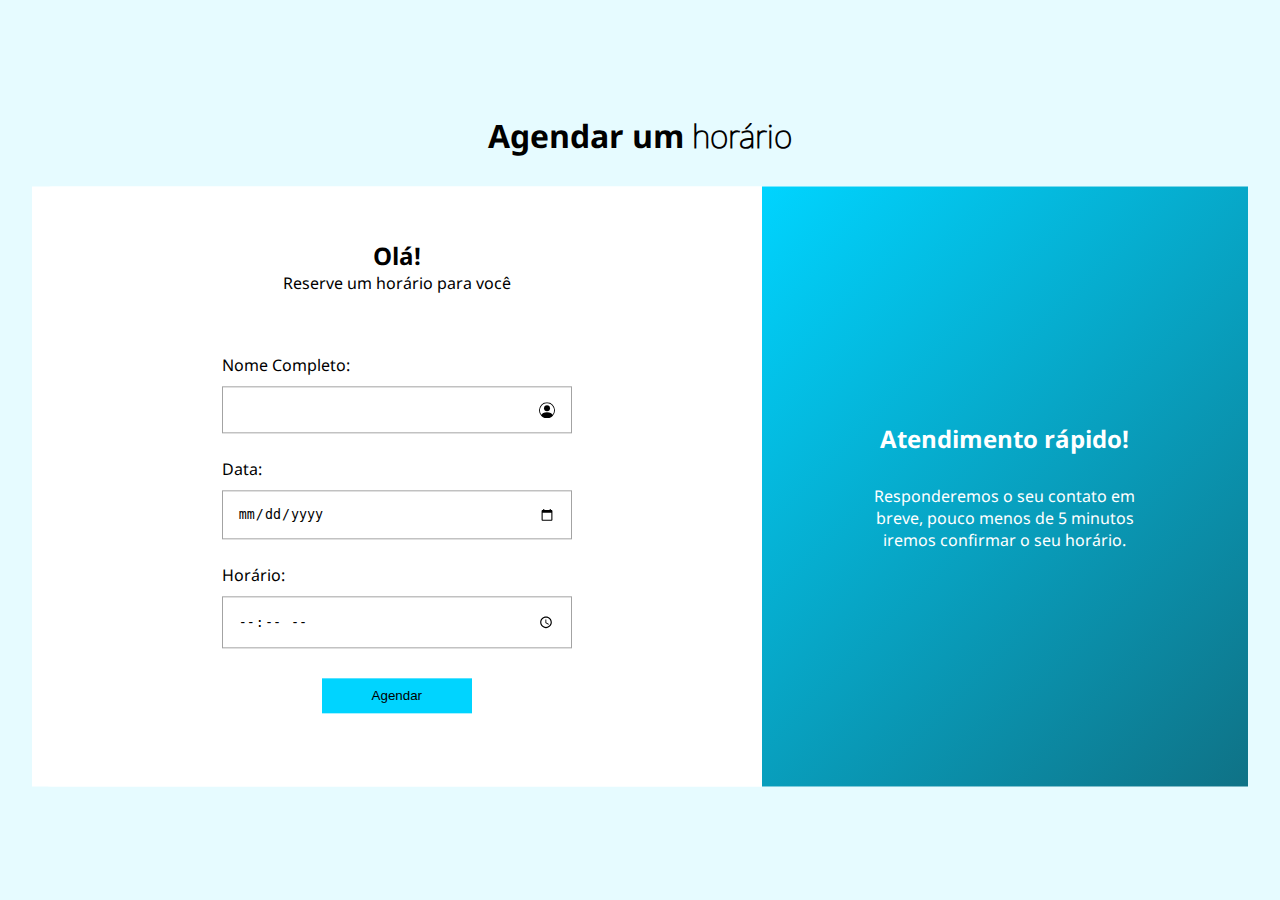
<file: index.html>
<!doctype html>
<html lang="pt-br">
<head>
    <meta charset="utf-8">
    <meta http-equiv="X-UA-Compatible" content="IE=edge">
    <meta name="viewport" content="width=device-width, initial-scale=1.0">
    <link rel="stylesheet" href="css/style.css">
    <script src="js/script.js"></script>
    <title>Agendamento WhatsApp</title>
</head>
<body>
    <section id="form-align">
        <h1>Agendar um <span>horário</span></h1>
        <section id="form-scheduling">
            <div id="form-field">
                <div>
                    <h2>Olá!</h2>
                    <p>Reserve um horário para você</p>
                    <div>
                        <label for="input-name">
                            <span>Nome Completo:</span>
                            <input id="input-name" type="text">
                        </label>
                        <label for="input-date">
                            <span>Data:</span>
                            <input id="input-date" type="date">
                        </label>
                        <label for="input-time">
                            <span>Horário:</span>
                            <input id="input-time" type="time">
                        </label>
                        <button id="btn-schedule" type="button">Agendar</button>
                    </div>
                </div>
            </div>
            <div id="form-about">
                <div>
                    <h2>Atendimento rápido!</h2>
                    <p>
                        Responderemos o seu contato em breve, pouco menos de
                        5 minutos iremos confirmar o seu horário.
                    </p>
                </div>
            </div>
        </section>
    </section>
</body>
</html>
</file>
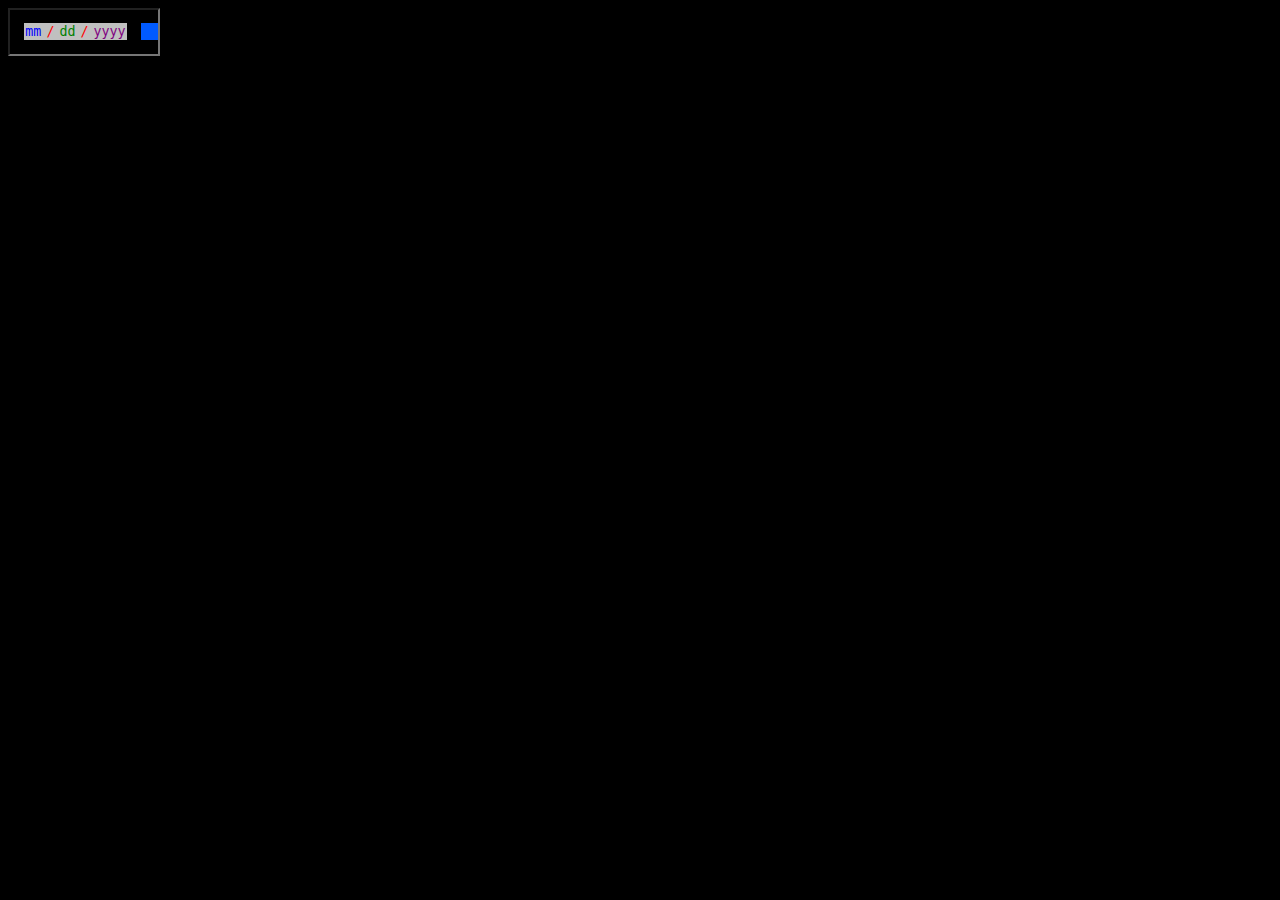
<file: example.html>
<body>
  <head>
    <style>
    body { background: black; }

    input[type="date"] { 
      background: transparent;
      color: white;
    }

    input[type="date"]::-webkit-calendar-picker-indicator {
      filter: invert(100%);
    }
      
      ::-webkit-datetime-edit { padding: 1em; }
::-webkit-datetime-edit-fields-wrapper { background: silver; }
::-webkit-datetime-edit-text { color: red; padding: 0 0.3em; }
::-webkit-datetime-edit-month-field { color: blue; }
::-webkit-datetime-edit-day-field { color: green; }
::-webkit-datetime-edit-year-field { color: purple; }
::-webkit-inner-spin-button { display: none; }
::-webkit-calendar-picker-indicator { background: orange; }
    </style>
  </head>
  <body>
     <input type="date" />
  </body>
</body>
</file>
<file: css/style.css>
* {
    margin: 0;
    padding: 0;
    box-sizing: border-box;
}

@font-face {
    font-family: NotoSans-Bold;
    src: url(../fonts/NotoSans-Bold.ttf);
}

@font-face {
    font-family: NotoSans-Regular;
    src: url(../fonts/NotoSans-Regular.ttf);
}

@font-face {
    font-family: NotoSans-Thin;
    src: url(../fonts/NotoSans-Thin.ttf);
}

html {
    font-size: 16px;
}

body {
    background: #e6fbff;
}

#form-align {
    width: 60%;
    position: absolute;
    left: 50%;
    top: 50%;
    transform: translate(-50%, -50%);
}

#form-align h1 {
    font-family: NotoSans-Bold;
    padding-bottom: 10px;
    margin-bottom: 20px;
    text-align: center;
    font-size: 2rem;
}

#form-align h1 span {
    font-family: NotoSans-Thin;
}

#form-scheduling {
    height: 600px;
    background: #ffffff;
    border-radius: 20px;
    display: flex;
}

#form-field {
    width: 60%;
    height: 100%;
    background: #ffffff;
    position: relative;
    font-family: NotoSans-Regular;
}

#form-field div:first-child {
    width: 350px;
    position: absolute;
    left: 50%;
    top: 50%;
    transform: translate(-50%, -50%);
}

#form-field label span {
    display: block;
    margin-top: 15px;
}

#form-field input {
    width: 100%;
    padding: 15px;
    border: 1px solid #a3a3a3;
    background-color: #fff;
    margin: 10px 0;
}

#input-name {
    background-image: url(../img/person-circle.svg);
    background-repeat: no-repeat;
    background-position: calc(100% - 16px) 50%;
}

#form-field div:first-child h2 {
    font-family: NotoSans-Bold;
    text-align: center;
}

#form-field div:first-child p {
    text-align: center;
    padding-bottom: 40px;
}

#form-field div:first-child div {
    margin-top: 20px;
}

#btn-schedule {
    width: 150px;
    padding: 10px;
    display: block;
    margin: 20px auto;
    background: #00d4ff;
    border: none;
    cursor: pointer;
}

#form-about {
    width: 40%;
    height: 100%;
    background: #0f7286;
    background: linear-gradient(315deg, #0f7286 0%, #00d4ff 100%);
    position: relative;
}

#form-about div {
    width: 300px;
    position: absolute;
    left: 50%;
    top: 50%;
    transform: translate(-50%, -50%);
    color: #ffffff;
}

#form-about h2 {
    font-family: NotoSans-Bold;
    text-align: center;
    margin-bottom: 30px;
}

#form-about p {
    text-align: center;
    font-family: NotoSans-Regular;
}

@media screen and (max-width: 1300px) {
    #form-align {
        width: 95%;
    }
}

@media screen and (max-width: 800px) {
    #form-field {
        width: 100%;
    }

    #form-about {
        display: none;
    }
}

@media screen and (max-width: 600px) {
    #form-field div:first-child {
        width: calc(100% - 70px);
        margin: 0 35px;
        left: 0;
        top: 55px;
        transform: translate(0, 0);
    }
}
</file>
